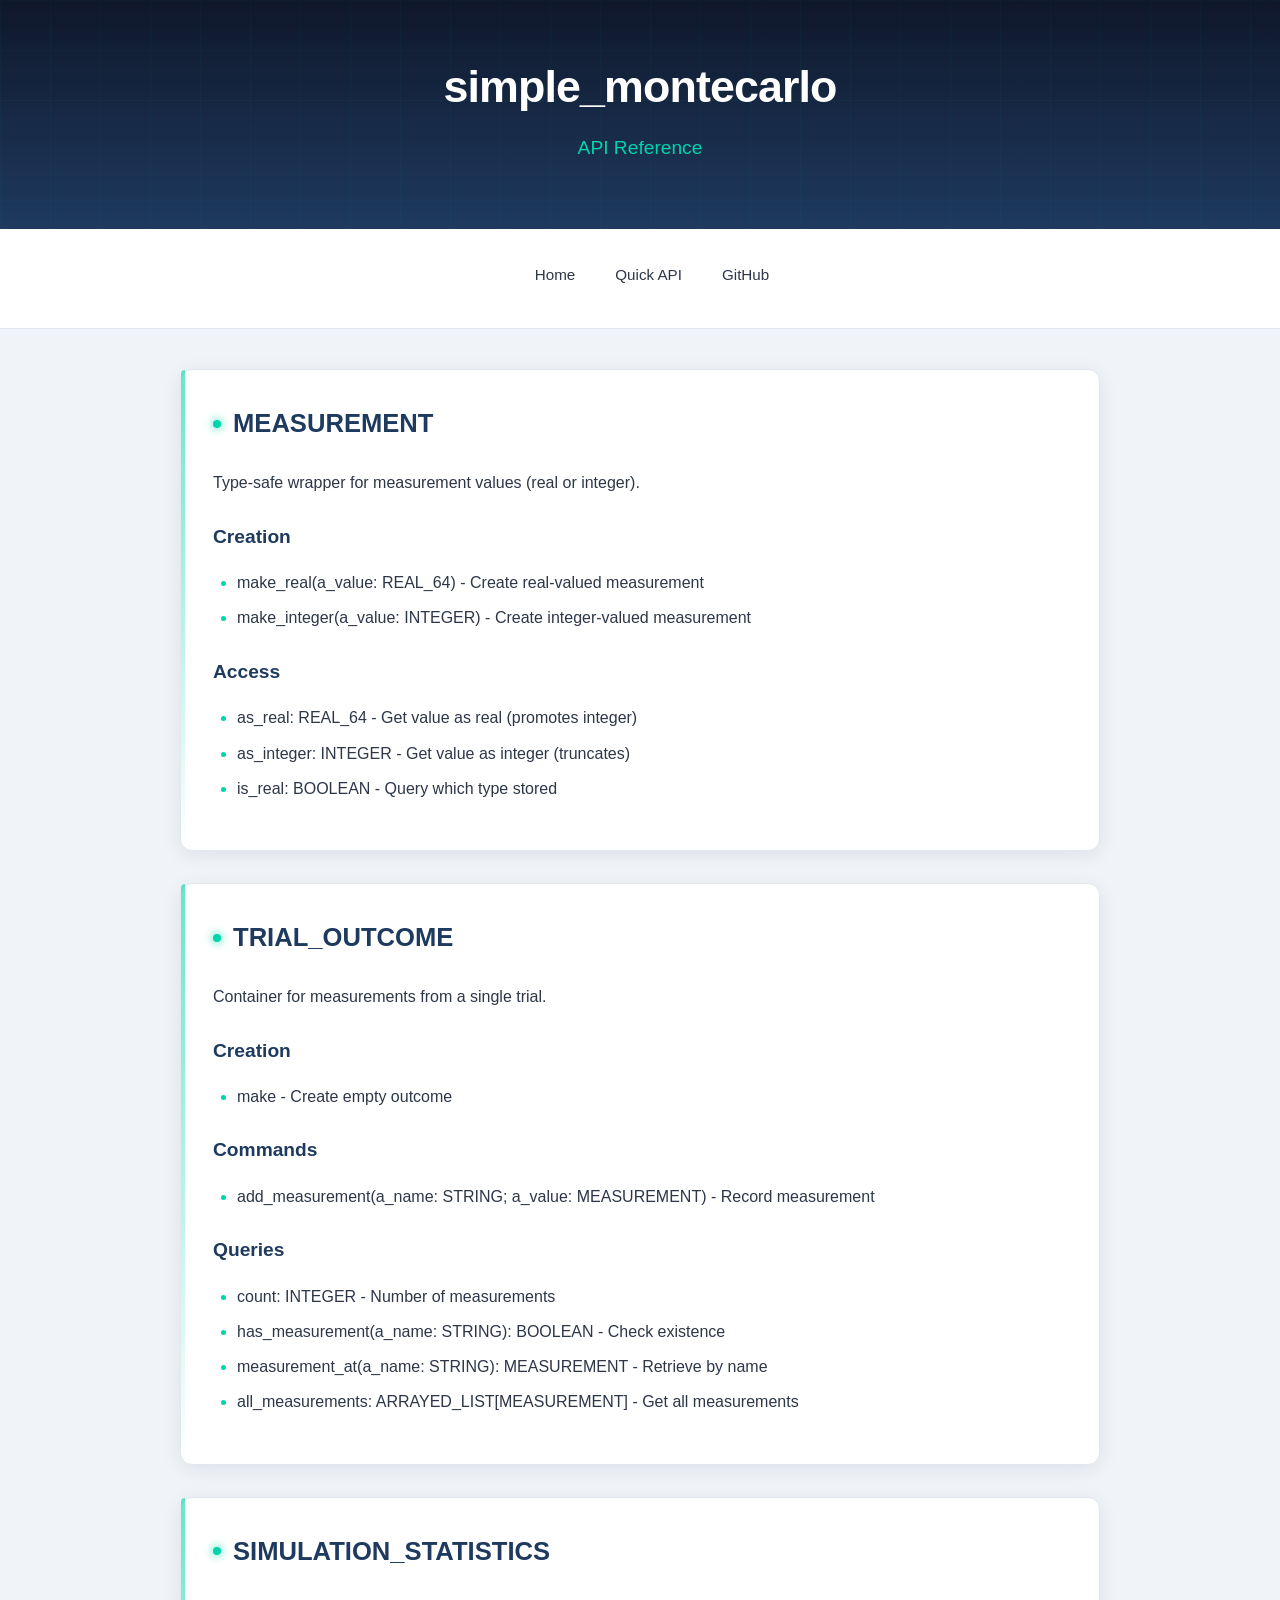
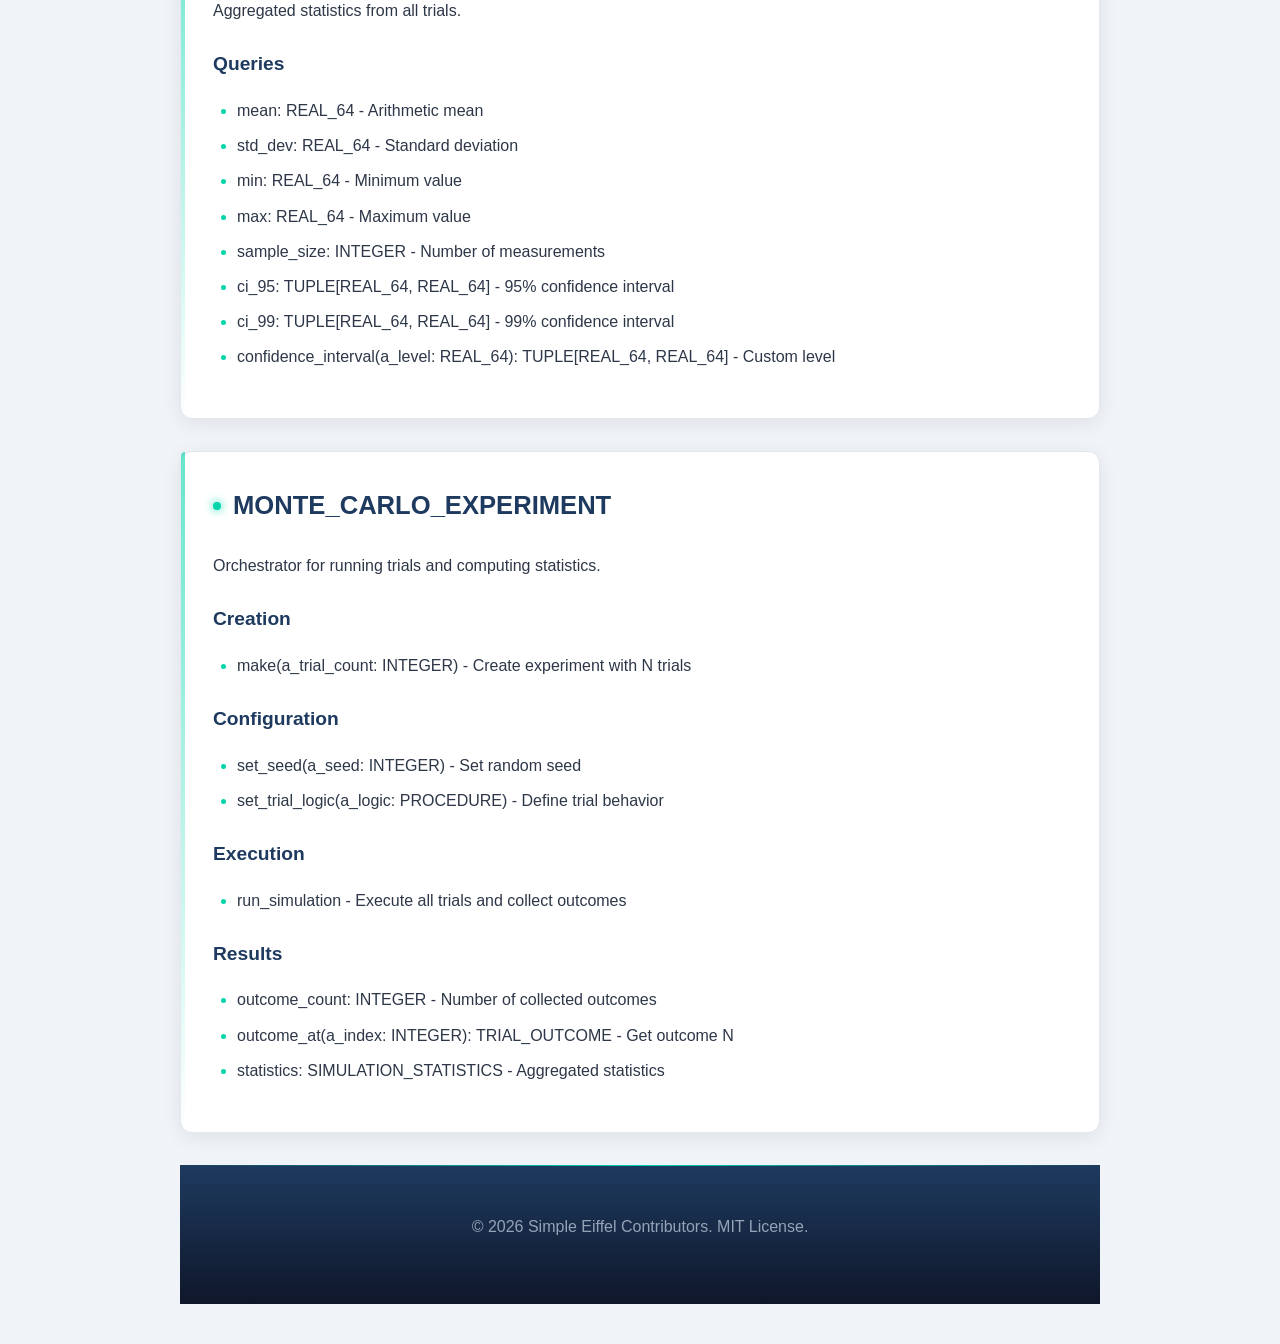
<file: docs/api-reference.html>
<!DOCTYPE html>
<html lang="en">
<head>
    <meta charset="UTF-8">
    <meta name="viewport" content="width=device-width, initial-scale=1.0">
    <title>API Reference - simple_montecarlo</title>
    <link rel="stylesheet" href="css/style.css">
</head>
<body>
    <header><h1>simple_montecarlo</h1><p class="tagline">API Reference</p></header>
    <nav><ul><li><a href="index.html">Home</a></li><li><a href="quick.html">Quick API</a></li><li><a href="https://github.com/simple-eiffel/simple_montecarlo">GitHub</a></li></ul></nav>
    <main>
        <section><h2>MEASUREMENT</h2>
            <p>Type-safe wrapper for measurement values (real or integer).</p>
            <h3>Creation</h3>
            <ul><li>make_real(a_value: REAL_64) - Create real-valued measurement</li>
            <li>make_integer(a_value: INTEGER) - Create integer-valued measurement</li></ul>
            <h3>Access</h3>
            <ul><li>as_real: REAL_64 - Get value as real (promotes integer)</li>
            <li>as_integer: INTEGER - Get value as integer (truncates)</li>
            <li>is_real: BOOLEAN - Query which type stored</li></ul>
        </section>
        <section><h2>TRIAL_OUTCOME</h2>
            <p>Container for measurements from a single trial.</p>
            <h3>Creation</h3>
            <ul><li>make - Create empty outcome</li></ul>
            <h3>Commands</h3>
            <ul><li>add_measurement(a_name: STRING; a_value: MEASUREMENT) - Record measurement</li></ul>
            <h3>Queries</h3>
            <ul><li>count: INTEGER - Number of measurements</li>
            <li>has_measurement(a_name: STRING): BOOLEAN - Check existence</li>
            <li>measurement_at(a_name: STRING): MEASUREMENT - Retrieve by name</li>
            <li>all_measurements: ARRAYED_LIST[MEASUREMENT] - Get all measurements</li></ul>
        </section>
        <section><h2>SIMULATION_STATISTICS</h2>
            <p>Aggregated statistics from all trials.</p>
            <h3>Queries</h3>
            <ul><li>mean: REAL_64 - Arithmetic mean</li>
            <li>std_dev: REAL_64 - Standard deviation</li>
            <li>min: REAL_64 - Minimum value</li>
            <li>max: REAL_64 - Maximum value</li>
            <li>sample_size: INTEGER - Number of measurements</li>
            <li>ci_95: TUPLE[REAL_64, REAL_64] - 95% confidence interval</li>
            <li>ci_99: TUPLE[REAL_64, REAL_64] - 99% confidence interval</li>
            <li>confidence_interval(a_level: REAL_64): TUPLE[REAL_64, REAL_64] - Custom level</li></ul>
        </section>
        <section><h2>MONTE_CARLO_EXPERIMENT</h2>
            <p>Orchestrator for running trials and computing statistics.</p>
            <h3>Creation</h3>
            <ul><li>make(a_trial_count: INTEGER) - Create experiment with N trials</li></ul>
            <h3>Configuration</h3>
            <ul><li>set_seed(a_seed: INTEGER) - Set random seed</li>
            <li>set_trial_logic(a_logic: PROCEDURE) - Define trial behavior</li></ul>
            <h3>Execution</h3>
            <ul><li>run_simulation - Execute all trials and collect outcomes</li></ul>
            <h3>Results</h3>
            <ul><li>outcome_count: INTEGER - Number of collected outcomes</li>
            <li>outcome_at(a_index: INTEGER): TRIAL_OUTCOME - Get outcome N</li>
            <li>statistics: SIMULATION_STATISTICS - Aggregated statistics</li></ul>
        </section>
        <footer><p>&copy; 2026 Simple Eiffel Contributors. MIT License.</p></footer>
    </main>
</body>
</html>
</file>
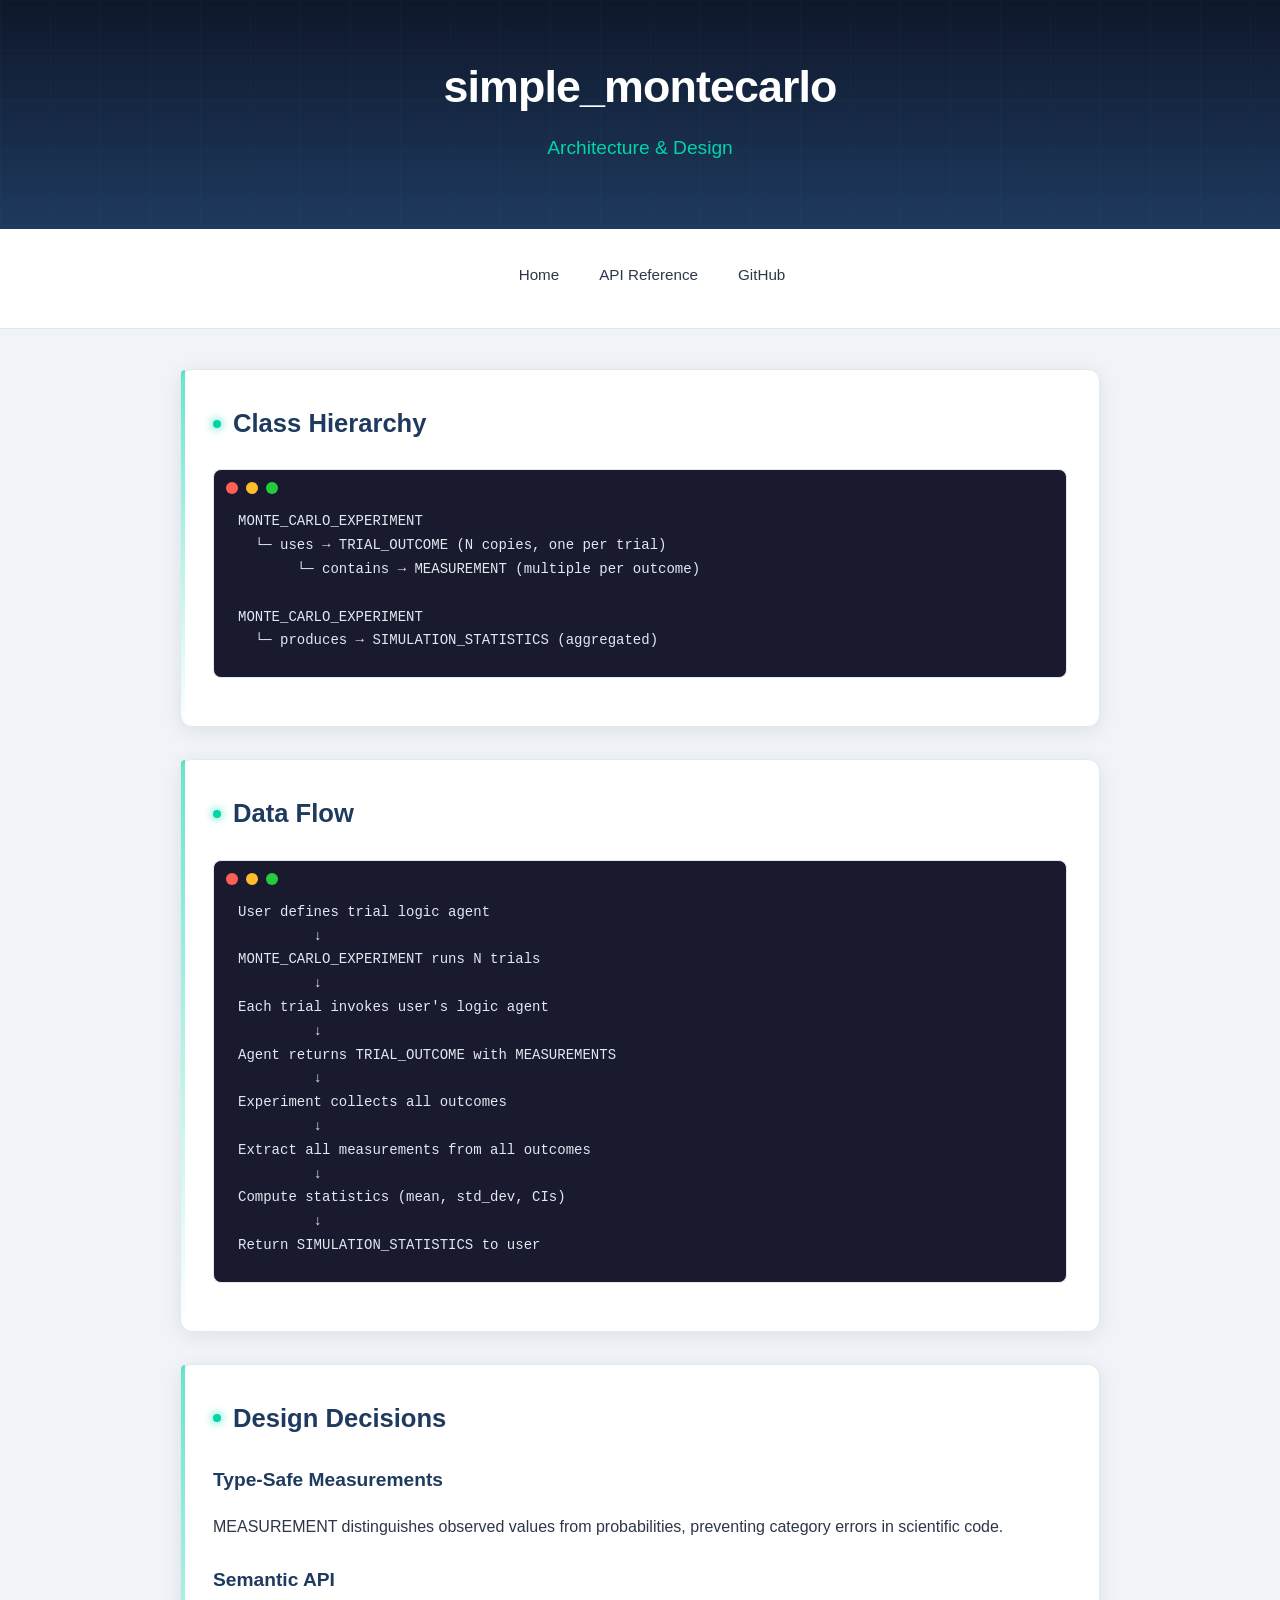
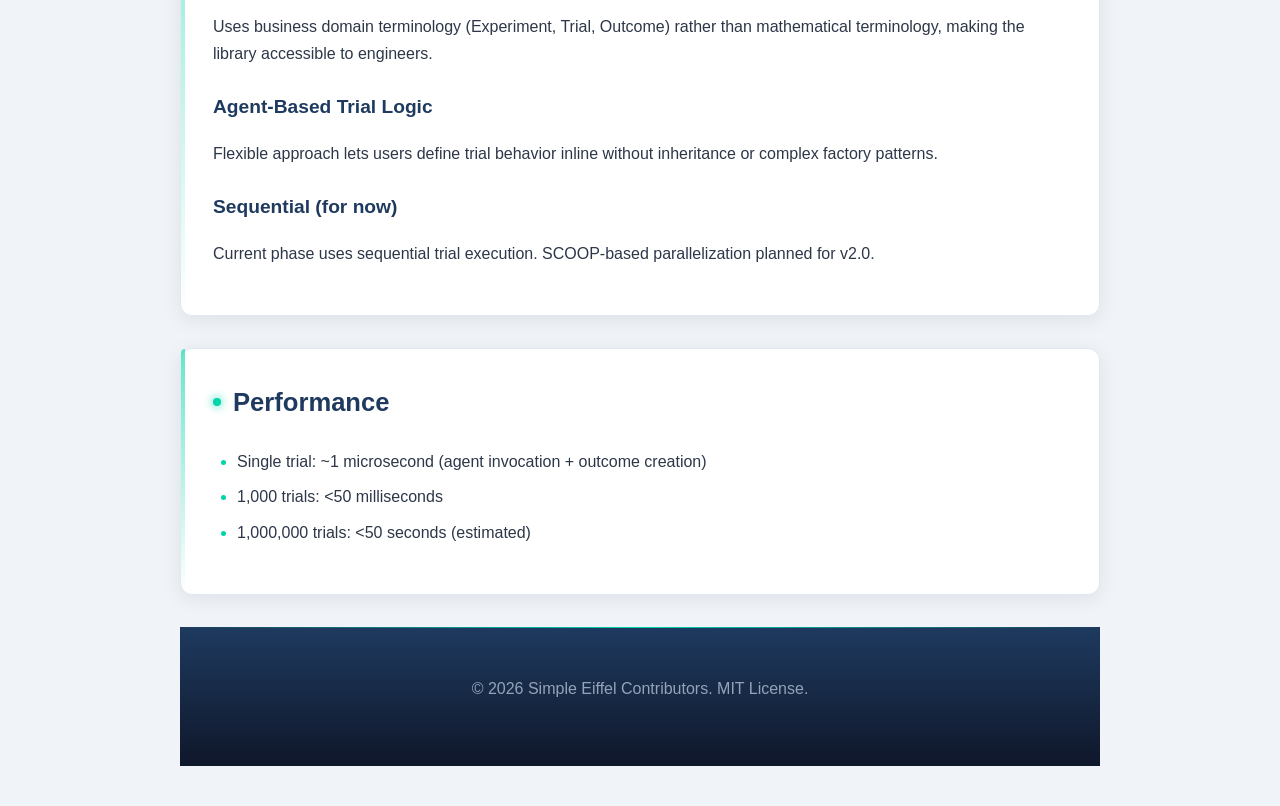
<file: docs/architecture.html>
<!DOCTYPE html>
<html lang="en">
<head>
    <meta charset="UTF-8">
    <meta name="viewport" content="width=device-width, initial-scale=1.0">
    <title>Architecture - simple_montecarlo</title>
    <link rel="stylesheet" href="css/style.css">
</head>
<body>
    <header><h1>simple_montecarlo</h1><p class="tagline">Architecture & Design</p></header>
    <nav><ul><li><a href="index.html">Home</a></li><li><a href="api-reference.html">API Reference</a></li><li><a href="https://github.com/simple-eiffel/simple_montecarlo">GitHub</a></li></ul></nav>
    <main>
        <section><h2>Class Hierarchy</h2>
            <pre><code>MONTE_CARLO_EXPERIMENT
  └─ uses → TRIAL_OUTCOME (N copies, one per trial)
       └─ contains → MEASUREMENT (multiple per outcome)
  
MONTE_CARLO_EXPERIMENT
  └─ produces → SIMULATION_STATISTICS (aggregated)</code></pre>
        </section>
        <section><h2>Data Flow</h2>
            <pre><code>User defines trial logic agent
         ↓
MONTE_CARLO_EXPERIMENT runs N trials
         ↓
Each trial invokes user's logic agent
         ↓
Agent returns TRIAL_OUTCOME with MEASUREMENTS
         ↓
Experiment collects all outcomes
         ↓
Extract all measurements from all outcomes
         ↓
Compute statistics (mean, std_dev, CIs)
         ↓
Return SIMULATION_STATISTICS to user</code></pre>
        </section>
        <section><h2>Design Decisions</h2>
            <h3>Type-Safe Measurements</h3>
            <p>MEASUREMENT distinguishes observed values from probabilities, preventing category errors in scientific code.</p>
            <h3>Semantic API</h3>
            <p>Uses business domain terminology (Experiment, Trial, Outcome) rather than mathematical terminology, making the library accessible to engineers.</p>
            <h3>Agent-Based Trial Logic</h3>
            <p>Flexible approach lets users define trial behavior inline without inheritance or complex factory patterns.</p>
            <h3>Sequential (for now)</h3>
            <p>Current phase uses sequential trial execution. SCOOP-based parallelization planned for v2.0.</p>
        </section>
        <section><h2>Performance</h2>
            <ul><li>Single trial: ~1 microsecond (agent invocation + outcome creation)</li>
            <li>1,000 trials: &lt;50 milliseconds</li>
            <li>1,000,000 trials: &lt;50 seconds (estimated)</li></ul>
        </section>
        <footer><p>&copy; 2026 Simple Eiffel Contributors. MIT License.</p></footer>
    </main>
</body>
</html>
</file>
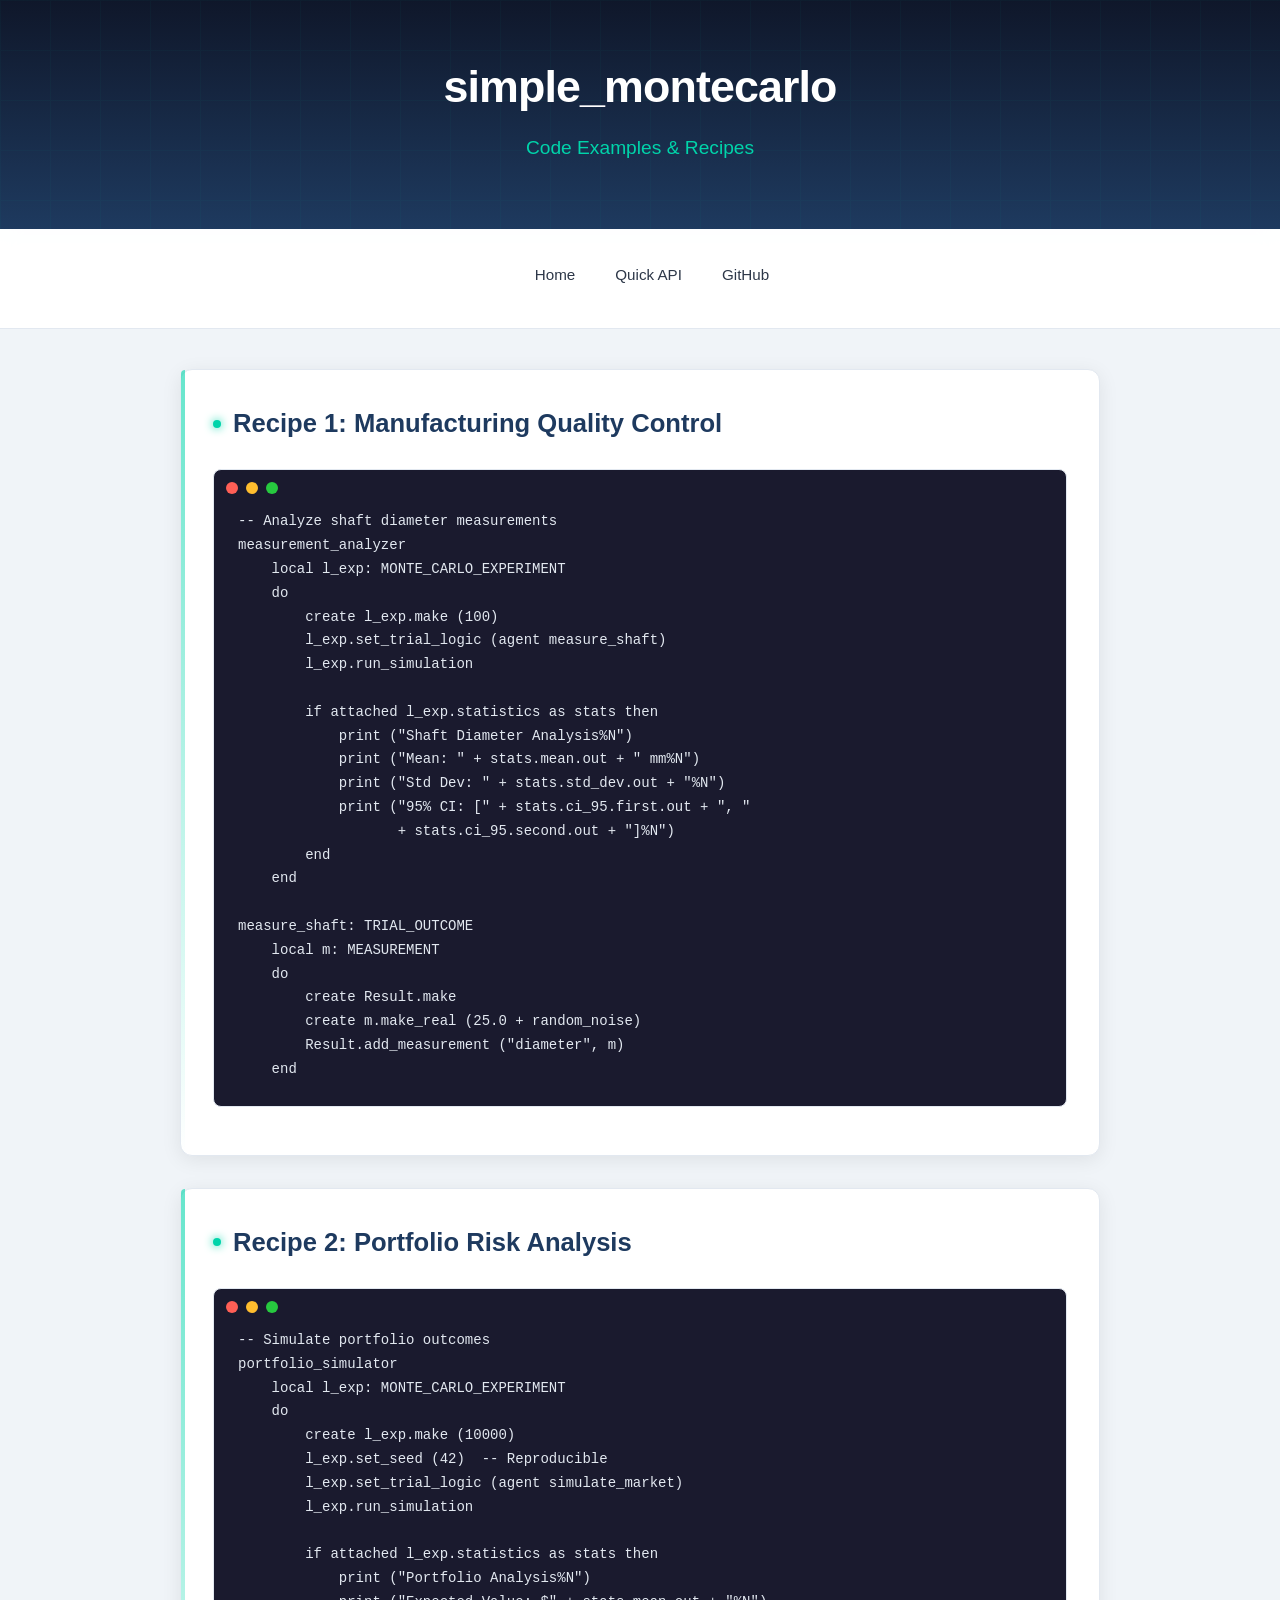
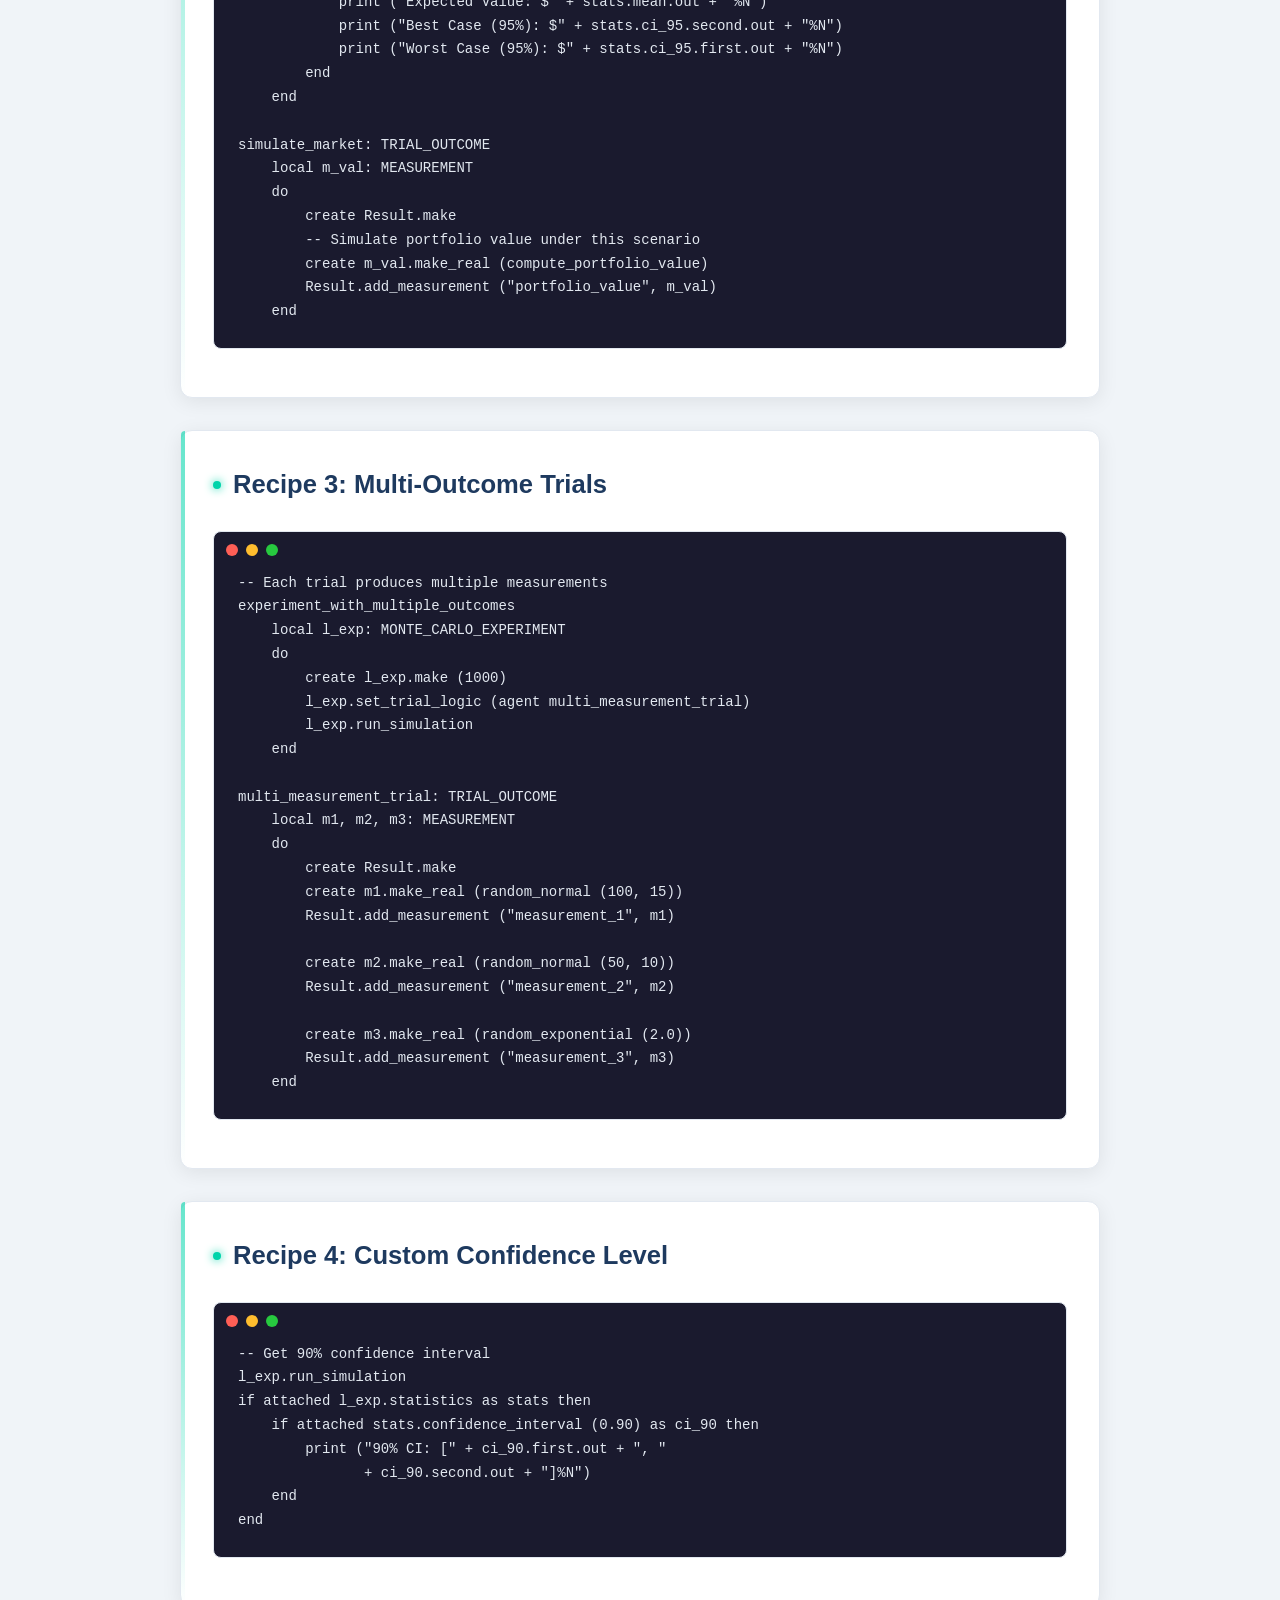
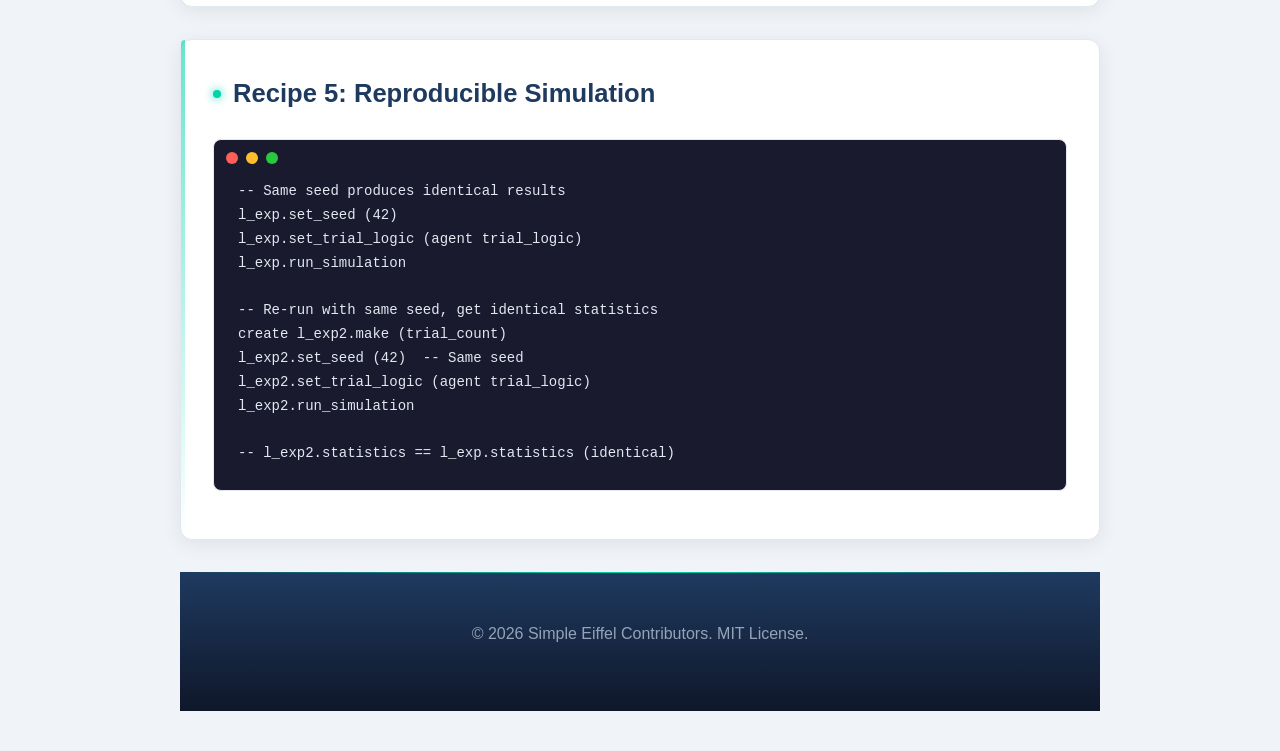
<file: docs/cookbook.html>
<!DOCTYPE html>
<html lang="en">
<head>
    <meta charset="UTF-8">
    <meta name="viewport" content="width=device-width, initial-scale=1.0">
    <title>Cookbook - simple_montecarlo</title>
    <link rel="stylesheet" href="css/style.css">
</head>
<body>
    <header><h1>simple_montecarlo</h1><p class="tagline">Code Examples & Recipes</p></header>
    <nav><ul><li><a href="index.html">Home</a></li><li><a href="quick.html">Quick API</a></li><li><a href="https://github.com/simple-eiffel/simple_montecarlo">GitHub</a></li></ul></nav>
    <main>
        <section><h2>Recipe 1: Manufacturing Quality Control</h2>
            <pre><code>-- Analyze shaft diameter measurements
measurement_analyzer
    local l_exp: MONTE_CARLO_EXPERIMENT
    do
        create l_exp.make (100)
        l_exp.set_trial_logic (agent measure_shaft)
        l_exp.run_simulation
        
        if attached l_exp.statistics as stats then
            print ("Shaft Diameter Analysis%N")
            print ("Mean: " + stats.mean.out + " mm%N")
            print ("Std Dev: " + stats.std_dev.out + "%N")
            print ("95% CI: [" + stats.ci_95.first.out + ", " 
                   + stats.ci_95.second.out + "]%N")
        end
    end

measure_shaft: TRIAL_OUTCOME
    local m: MEASUREMENT
    do
        create Result.make
        create m.make_real (25.0 + random_noise)
        Result.add_measurement ("diameter", m)
    end</code></pre>
        </section>
        <section><h2>Recipe 2: Portfolio Risk Analysis</h2>
            <pre><code>-- Simulate portfolio outcomes
portfolio_simulator
    local l_exp: MONTE_CARLO_EXPERIMENT
    do
        create l_exp.make (10000)
        l_exp.set_seed (42)  -- Reproducible
        l_exp.set_trial_logic (agent simulate_market)
        l_exp.run_simulation
        
        if attached l_exp.statistics as stats then
            print ("Portfolio Analysis%N")
            print ("Expected Value: $" + stats.mean.out + "%N")
            print ("Best Case (95%): $" + stats.ci_95.second.out + "%N")
            print ("Worst Case (95%): $" + stats.ci_95.first.out + "%N")
        end
    end

simulate_market: TRIAL_OUTCOME
    local m_val: MEASUREMENT
    do
        create Result.make
        -- Simulate portfolio value under this scenario
        create m_val.make_real (compute_portfolio_value)
        Result.add_measurement ("portfolio_value", m_val)
    end</code></pre>
        </section>
        <section><h2>Recipe 3: Multi-Outcome Trials</h2>
            <pre><code>-- Each trial produces multiple measurements
experiment_with_multiple_outcomes
    local l_exp: MONTE_CARLO_EXPERIMENT
    do
        create l_exp.make (1000)
        l_exp.set_trial_logic (agent multi_measurement_trial)
        l_exp.run_simulation
    end

multi_measurement_trial: TRIAL_OUTCOME
    local m1, m2, m3: MEASUREMENT
    do
        create Result.make
        create m1.make_real (random_normal (100, 15))
        Result.add_measurement ("measurement_1", m1)
        
        create m2.make_real (random_normal (50, 10))
        Result.add_measurement ("measurement_2", m2)
        
        create m3.make_real (random_exponential (2.0))
        Result.add_measurement ("measurement_3", m3)
    end</code></pre>
        </section>
        <section><h2>Recipe 4: Custom Confidence Level</h2>
            <pre><code>-- Get 90% confidence interval
l_exp.run_simulation
if attached l_exp.statistics as stats then
    if attached stats.confidence_interval (0.90) as ci_90 then
        print ("90% CI: [" + ci_90.first.out + ", " 
               + ci_90.second.out + "]%N")
    end
end</code></pre>
        </section>
        <section><h2>Recipe 5: Reproducible Simulation</h2>
            <pre><code>-- Same seed produces identical results
l_exp.set_seed (42)
l_exp.set_trial_logic (agent trial_logic)
l_exp.run_simulation

-- Re-run with same seed, get identical statistics
create l_exp2.make (trial_count)
l_exp2.set_seed (42)  -- Same seed
l_exp2.set_trial_logic (agent trial_logic)
l_exp2.run_simulation

-- l_exp2.statistics == l_exp.statistics (identical)</code></pre>
        </section>
        <footer><p>&copy; 2026 Simple Eiffel Contributors. MIT License.</p></footer>
    </main>
</body>
</html>
</file>
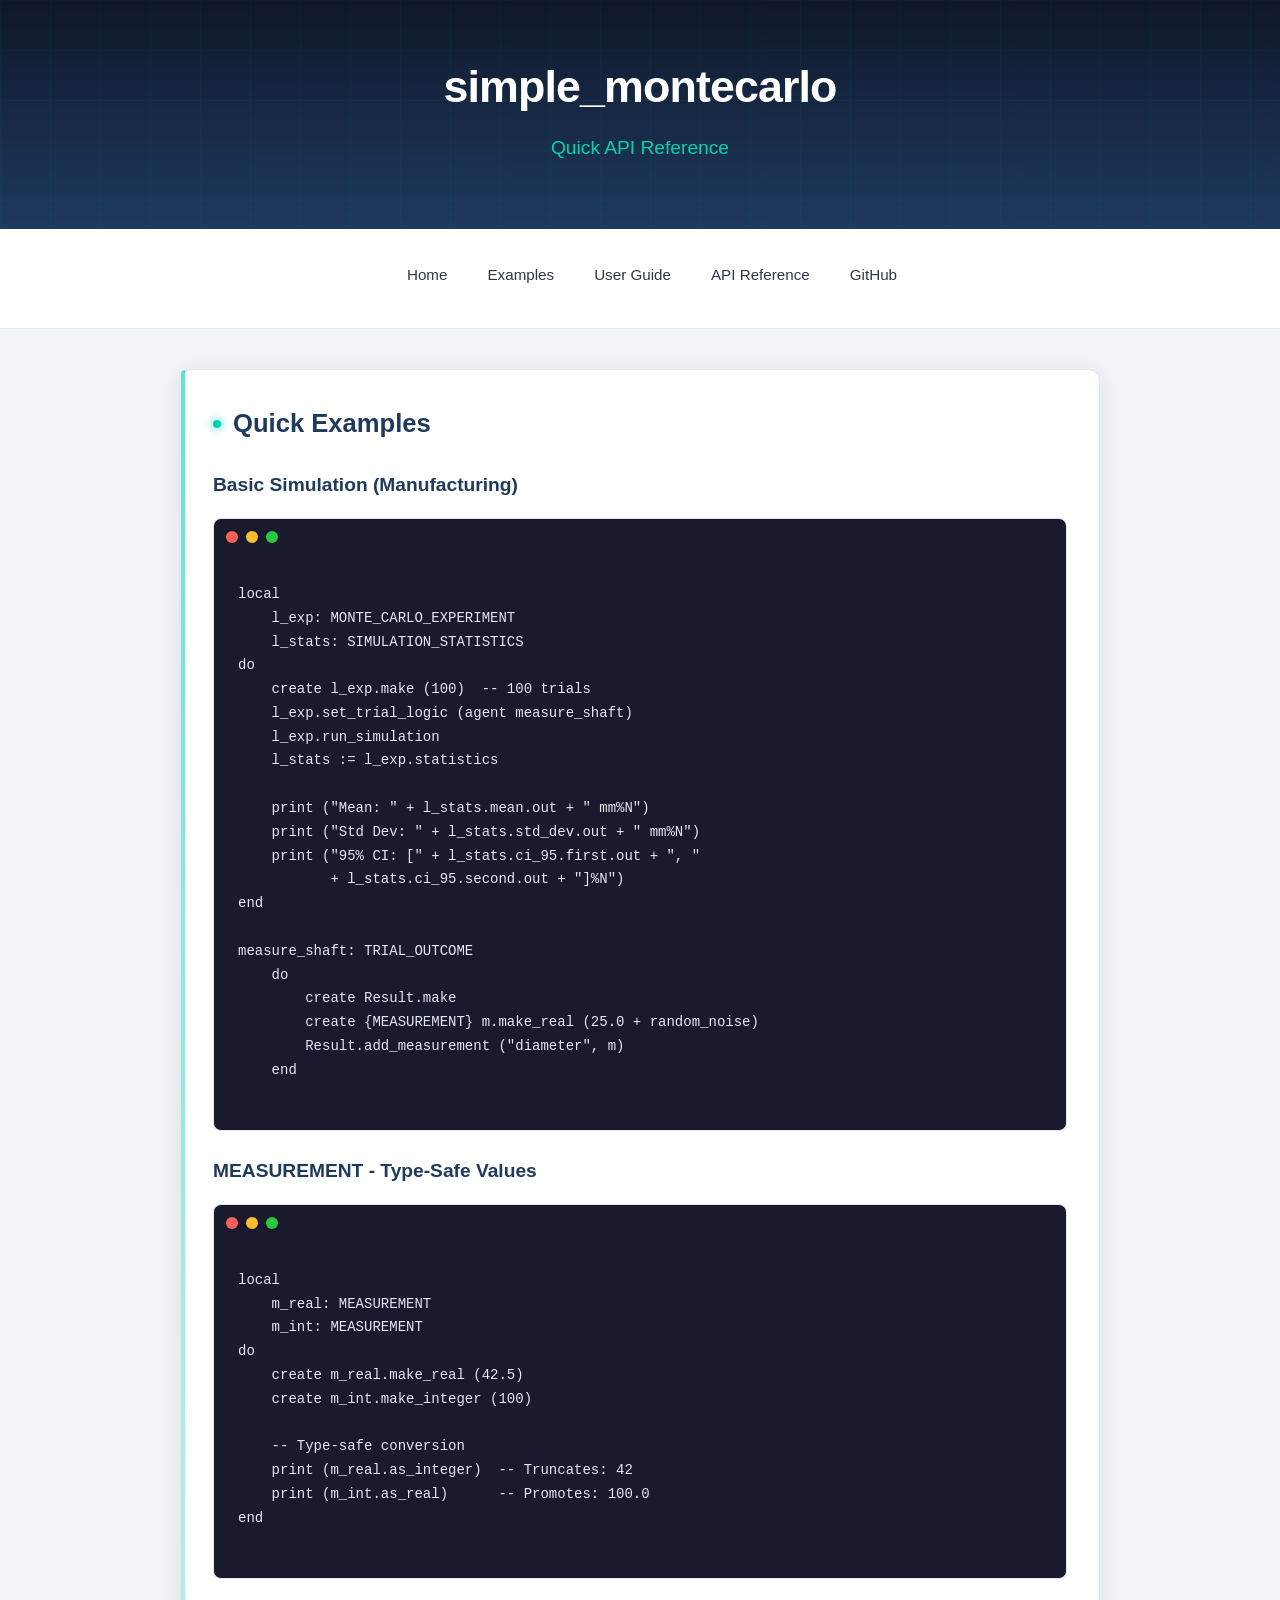
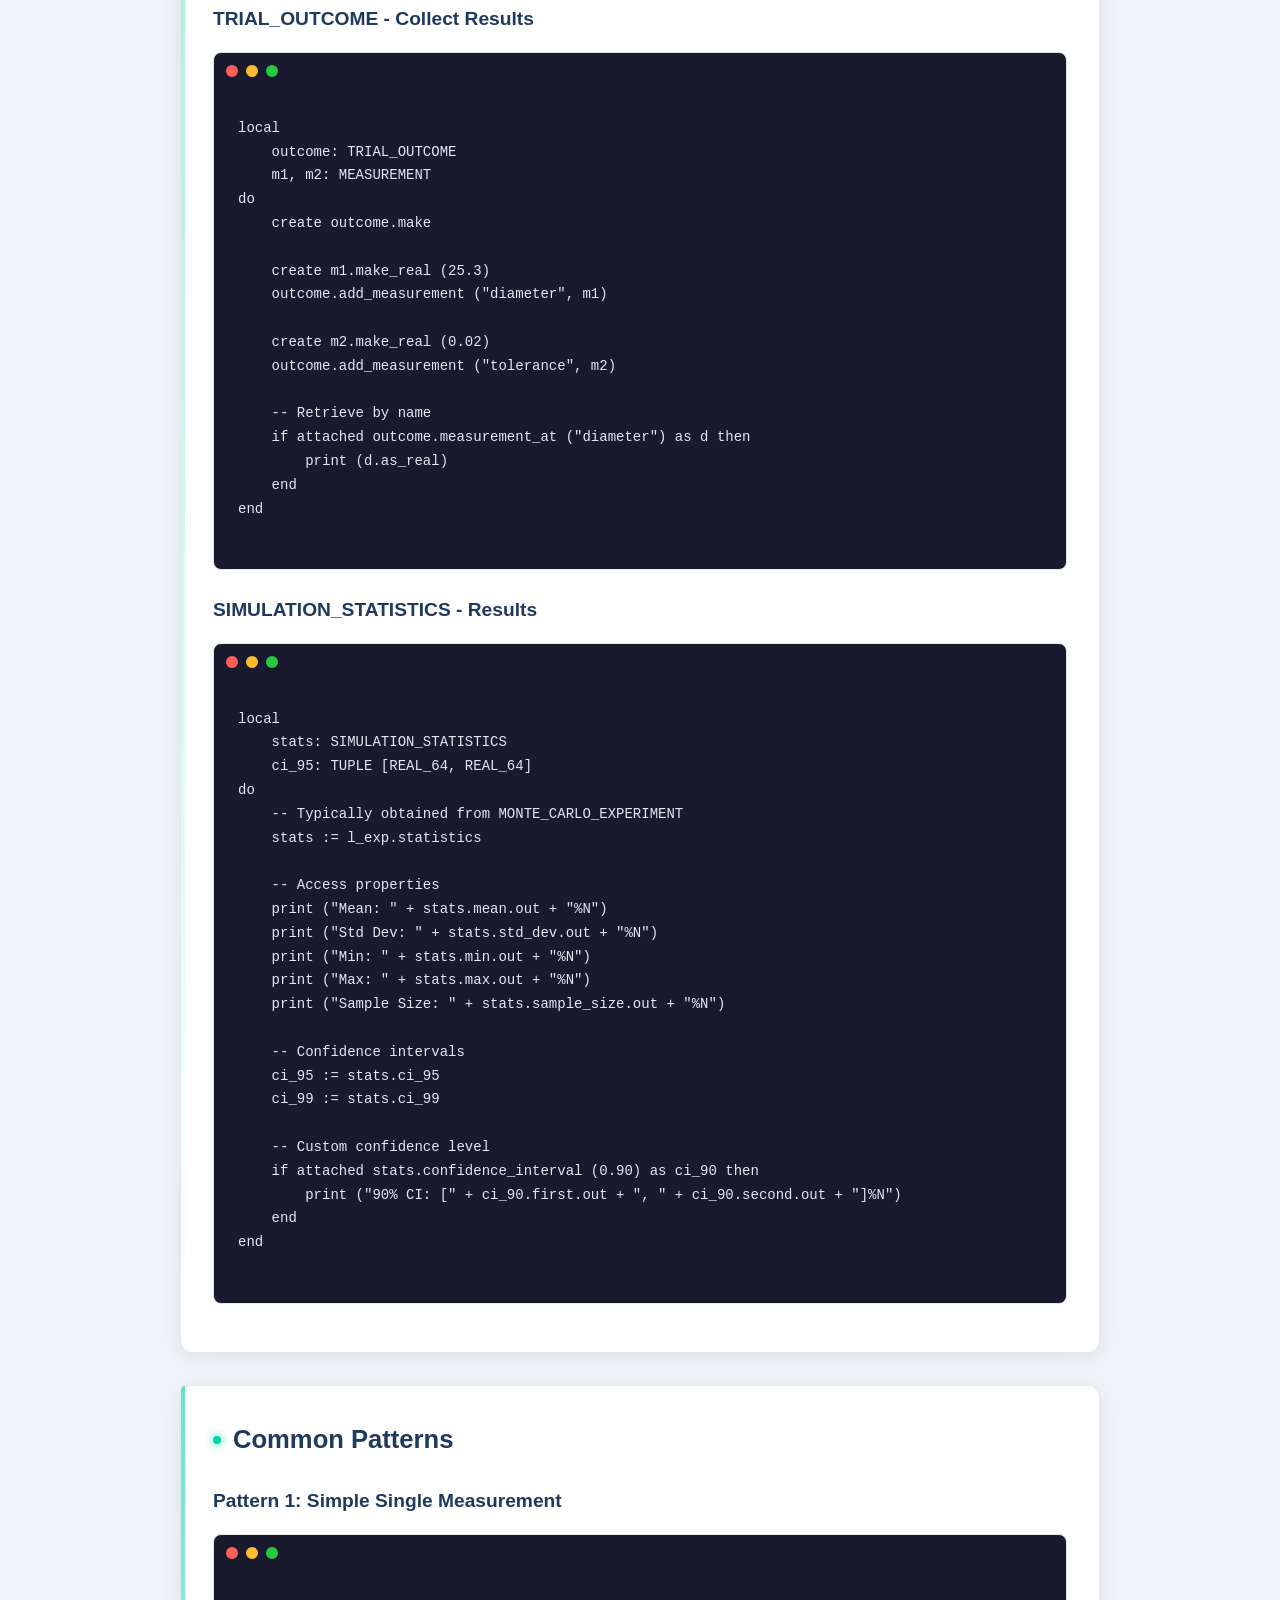
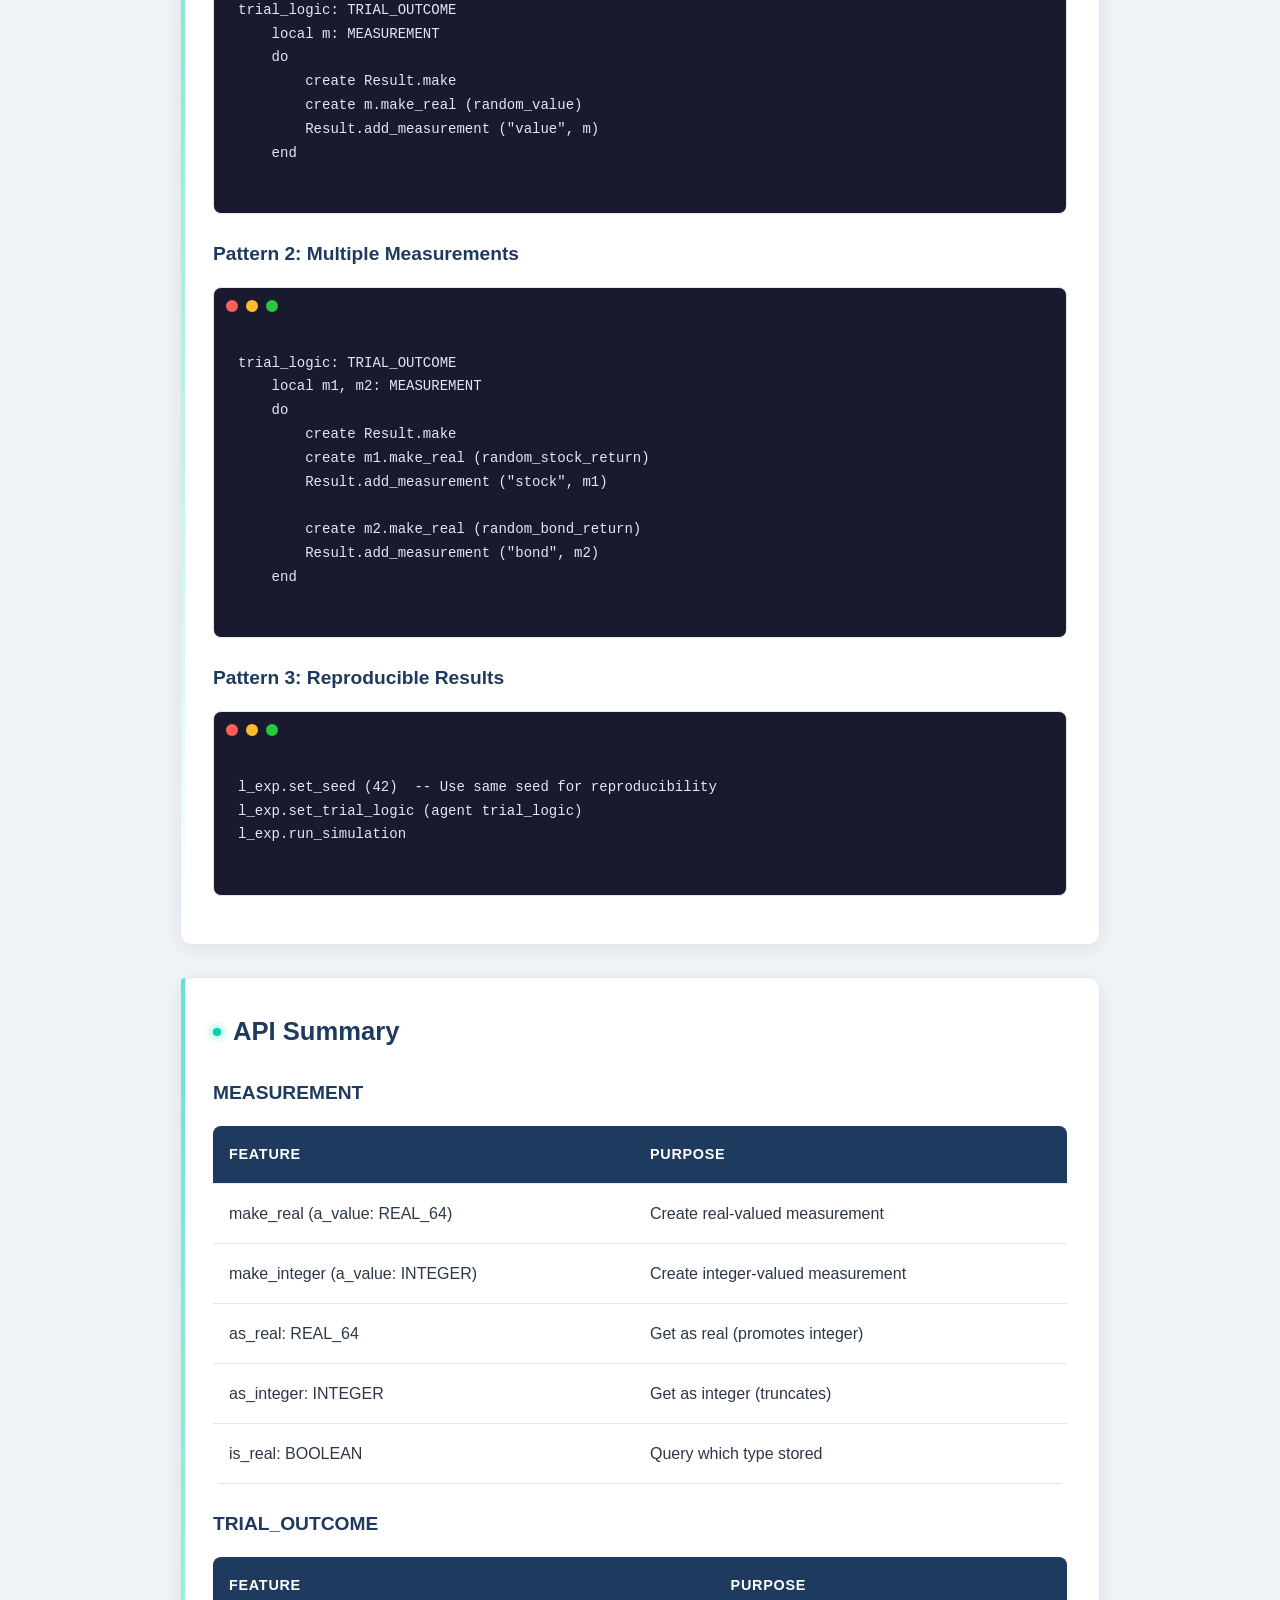
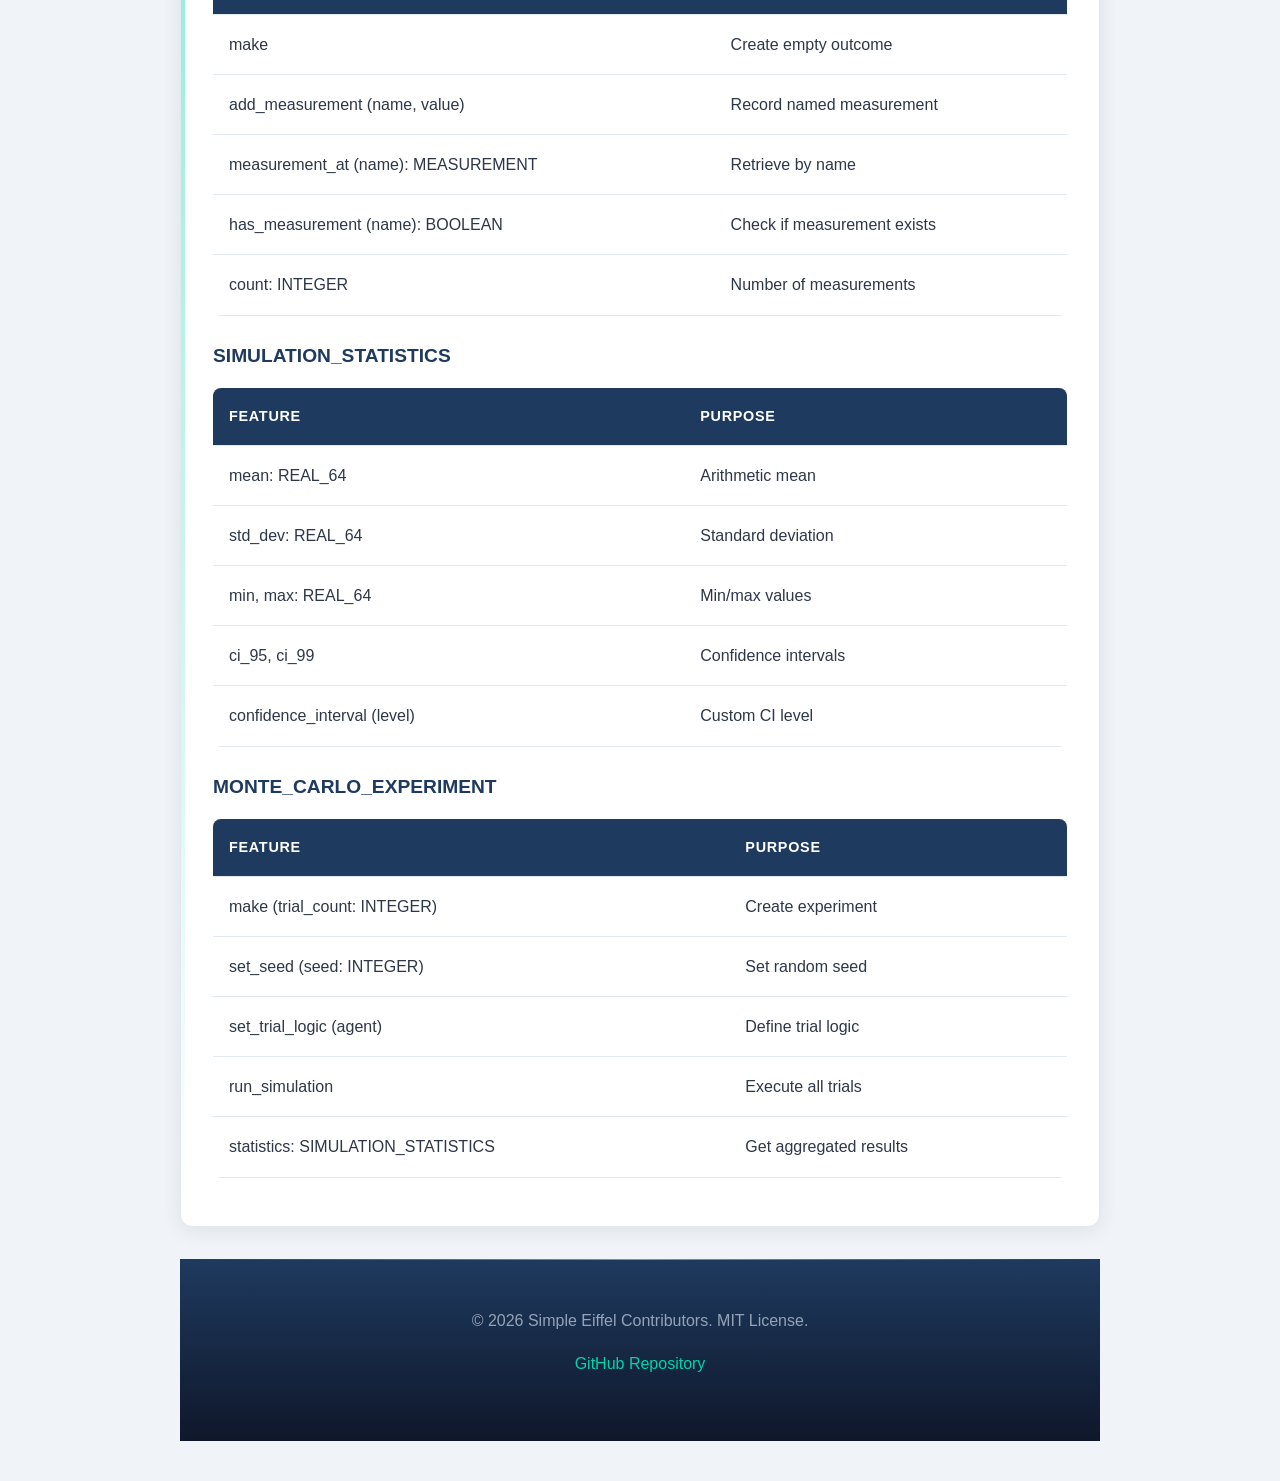
<file: docs/quick.html>
<!DOCTYPE html>
<html lang="en">
<head>
    <meta charset="UTF-8">
    <meta name="viewport" content="width=device-width, initial-scale=1.0">
    <title>Quick API - simple_montecarlo</title>
    <link rel="stylesheet" href="css/style.css">
</head>
<body>
    <header>
        <h1>simple_montecarlo</h1>
        <p class="tagline">Quick API Reference</p>
    </header>

    <nav>
        <ul>
            <li><a href="index.html">Home</a></li>
            <li><a href="#quick-examples">Examples</a></li>
            <li><a href="user-guide.html">User Guide</a></li>
            <li><a href="api-reference.html">API Reference</a></li>
            <li><a href="https://github.com/simple-eiffel/simple_montecarlo">GitHub</a></li>
        </ul>
    </nav>

    <main>
        <section id="quick-examples">
            <h2>Quick Examples</h2>

            <h3>Basic Simulation (Manufacturing)</h3>
            <pre><code>
local
    l_exp: MONTE_CARLO_EXPERIMENT
    l_stats: SIMULATION_STATISTICS
do
    create l_exp.make (100)  -- 100 trials
    l_exp.set_trial_logic (agent measure_shaft)
    l_exp.run_simulation
    l_stats := l_exp.statistics

    print ("Mean: " + l_stats.mean.out + " mm%N")
    print ("Std Dev: " + l_stats.std_dev.out + " mm%N")
    print ("95% CI: [" + l_stats.ci_95.first.out + ", "
           + l_stats.ci_95.second.out + "]%N")
end

measure_shaft: TRIAL_OUTCOME
    do
        create Result.make
        create {MEASUREMENT} m.make_real (25.0 + random_noise)
        Result.add_measurement ("diameter", m)
    end
            </code></pre>

            <h3>MEASUREMENT - Type-Safe Values</h3>
            <pre><code>
local
    m_real: MEASUREMENT
    m_int: MEASUREMENT
do
    create m_real.make_real (42.5)
    create m_int.make_integer (100)

    -- Type-safe conversion
    print (m_real.as_integer)  -- Truncates: 42
    print (m_int.as_real)      -- Promotes: 100.0
end
            </code></pre>

            <h3>TRIAL_OUTCOME - Collect Results</h3>
            <pre><code>
local
    outcome: TRIAL_OUTCOME
    m1, m2: MEASUREMENT
do
    create outcome.make

    create m1.make_real (25.3)
    outcome.add_measurement ("diameter", m1)

    create m2.make_real (0.02)
    outcome.add_measurement ("tolerance", m2)

    -- Retrieve by name
    if attached outcome.measurement_at ("diameter") as d then
        print (d.as_real)
    end
end
            </code></pre>

            <h3>SIMULATION_STATISTICS - Results</h3>
            <pre><code>
local
    stats: SIMULATION_STATISTICS
    ci_95: TUPLE [REAL_64, REAL_64]
do
    -- Typically obtained from MONTE_CARLO_EXPERIMENT
    stats := l_exp.statistics

    -- Access properties
    print ("Mean: " + stats.mean.out + "%N")
    print ("Std Dev: " + stats.std_dev.out + "%N")
    print ("Min: " + stats.min.out + "%N")
    print ("Max: " + stats.max.out + "%N")
    print ("Sample Size: " + stats.sample_size.out + "%N")

    -- Confidence intervals
    ci_95 := stats.ci_95
    ci_99 := stats.ci_99

    -- Custom confidence level
    if attached stats.confidence_interval (0.90) as ci_90 then
        print ("90% CI: [" + ci_90.first.out + ", " + ci_90.second.out + "]%N")
    end
end
            </code></pre>
        </section>

        <section id="common-patterns">
            <h2>Common Patterns</h2>

            <h3>Pattern 1: Simple Single Measurement</h3>
            <pre><code>
trial_logic: TRIAL_OUTCOME
    local m: MEASUREMENT
    do
        create Result.make
        create m.make_real (random_value)
        Result.add_measurement ("value", m)
    end
            </code></pre>

            <h3>Pattern 2: Multiple Measurements</h3>
            <pre><code>
trial_logic: TRIAL_OUTCOME
    local m1, m2: MEASUREMENT
    do
        create Result.make
        create m1.make_real (random_stock_return)
        Result.add_measurement ("stock", m1)

        create m2.make_real (random_bond_return)
        Result.add_measurement ("bond", m2)
    end
            </code></pre>

            <h3>Pattern 3: Reproducible Results</h3>
            <pre><code>
l_exp.set_seed (42)  -- Use same seed for reproducibility
l_exp.set_trial_logic (agent trial_logic)
l_exp.run_simulation
            </code></pre>
        </section>

        <section id="api-summary">
            <h2>API Summary</h2>

            <h3>MEASUREMENT</h3>
            <table>
                <tr>
                    <th>Feature</th>
                    <th>Purpose</th>
                </tr>
                <tr>
                    <td>make_real (a_value: REAL_64)</td>
                    <td>Create real-valued measurement</td>
                </tr>
                <tr>
                    <td>make_integer (a_value: INTEGER)</td>
                    <td>Create integer-valued measurement</td>
                </tr>
                <tr>
                    <td>as_real: REAL_64</td>
                    <td>Get as real (promotes integer)</td>
                </tr>
                <tr>
                    <td>as_integer: INTEGER</td>
                    <td>Get as integer (truncates)</td>
                </tr>
                <tr>
                    <td>is_real: BOOLEAN</td>
                    <td>Query which type stored</td>
                </tr>
            </table>

            <h3>TRIAL_OUTCOME</h3>
            <table>
                <tr>
                    <th>Feature</th>
                    <th>Purpose</th>
                </tr>
                <tr>
                    <td>make</td>
                    <td>Create empty outcome</td>
                </tr>
                <tr>
                    <td>add_measurement (name, value)</td>
                    <td>Record named measurement</td>
                </tr>
                <tr>
                    <td>measurement_at (name): MEASUREMENT</td>
                    <td>Retrieve by name</td>
                </tr>
                <tr>
                    <td>has_measurement (name): BOOLEAN</td>
                    <td>Check if measurement exists</td>
                </tr>
                <tr>
                    <td>count: INTEGER</td>
                    <td>Number of measurements</td>
                </tr>
            </table>

            <h3>SIMULATION_STATISTICS</h3>
            <table>
                <tr>
                    <th>Feature</th>
                    <th>Purpose</th>
                </tr>
                <tr>
                    <td>mean: REAL_64</td>
                    <td>Arithmetic mean</td>
                </tr>
                <tr>
                    <td>std_dev: REAL_64</td>
                    <td>Standard deviation</td>
                </tr>
                <tr>
                    <td>min, max: REAL_64</td>
                    <td>Min/max values</td>
                </tr>
                <tr>
                    <td>ci_95, ci_99</td>
                    <td>Confidence intervals</td>
                </tr>
                <tr>
                    <td>confidence_interval (level)</td>
                    <td>Custom CI level</td>
                </tr>
            </table>

            <h3>MONTE_CARLO_EXPERIMENT</h3>
            <table>
                <tr>
                    <th>Feature</th>
                    <th>Purpose</th>
                </tr>
                <tr>
                    <td>make (trial_count: INTEGER)</td>
                    <td>Create experiment</td>
                </tr>
                <tr>
                    <td>set_seed (seed: INTEGER)</td>
                    <td>Set random seed</td>
                </tr>
                <tr>
                    <td>set_trial_logic (agent)</td>
                    <td>Define trial logic</td>
                </tr>
                <tr>
                    <td>run_simulation</td>
                    <td>Execute all trials</td>
                </tr>
                <tr>
                    <td>statistics: SIMULATION_STATISTICS</td>
                    <td>Get aggregated results</td>
                </tr>
            </table>
        </section>

        <footer>
            <p>&copy; 2026 Simple Eiffel Contributors. MIT License.</p>
            <p><a href="https://github.com/simple-eiffel/simple_montecarlo">GitHub Repository</a></p>
        </footer>
    </main>
</body>
</html>
</file>
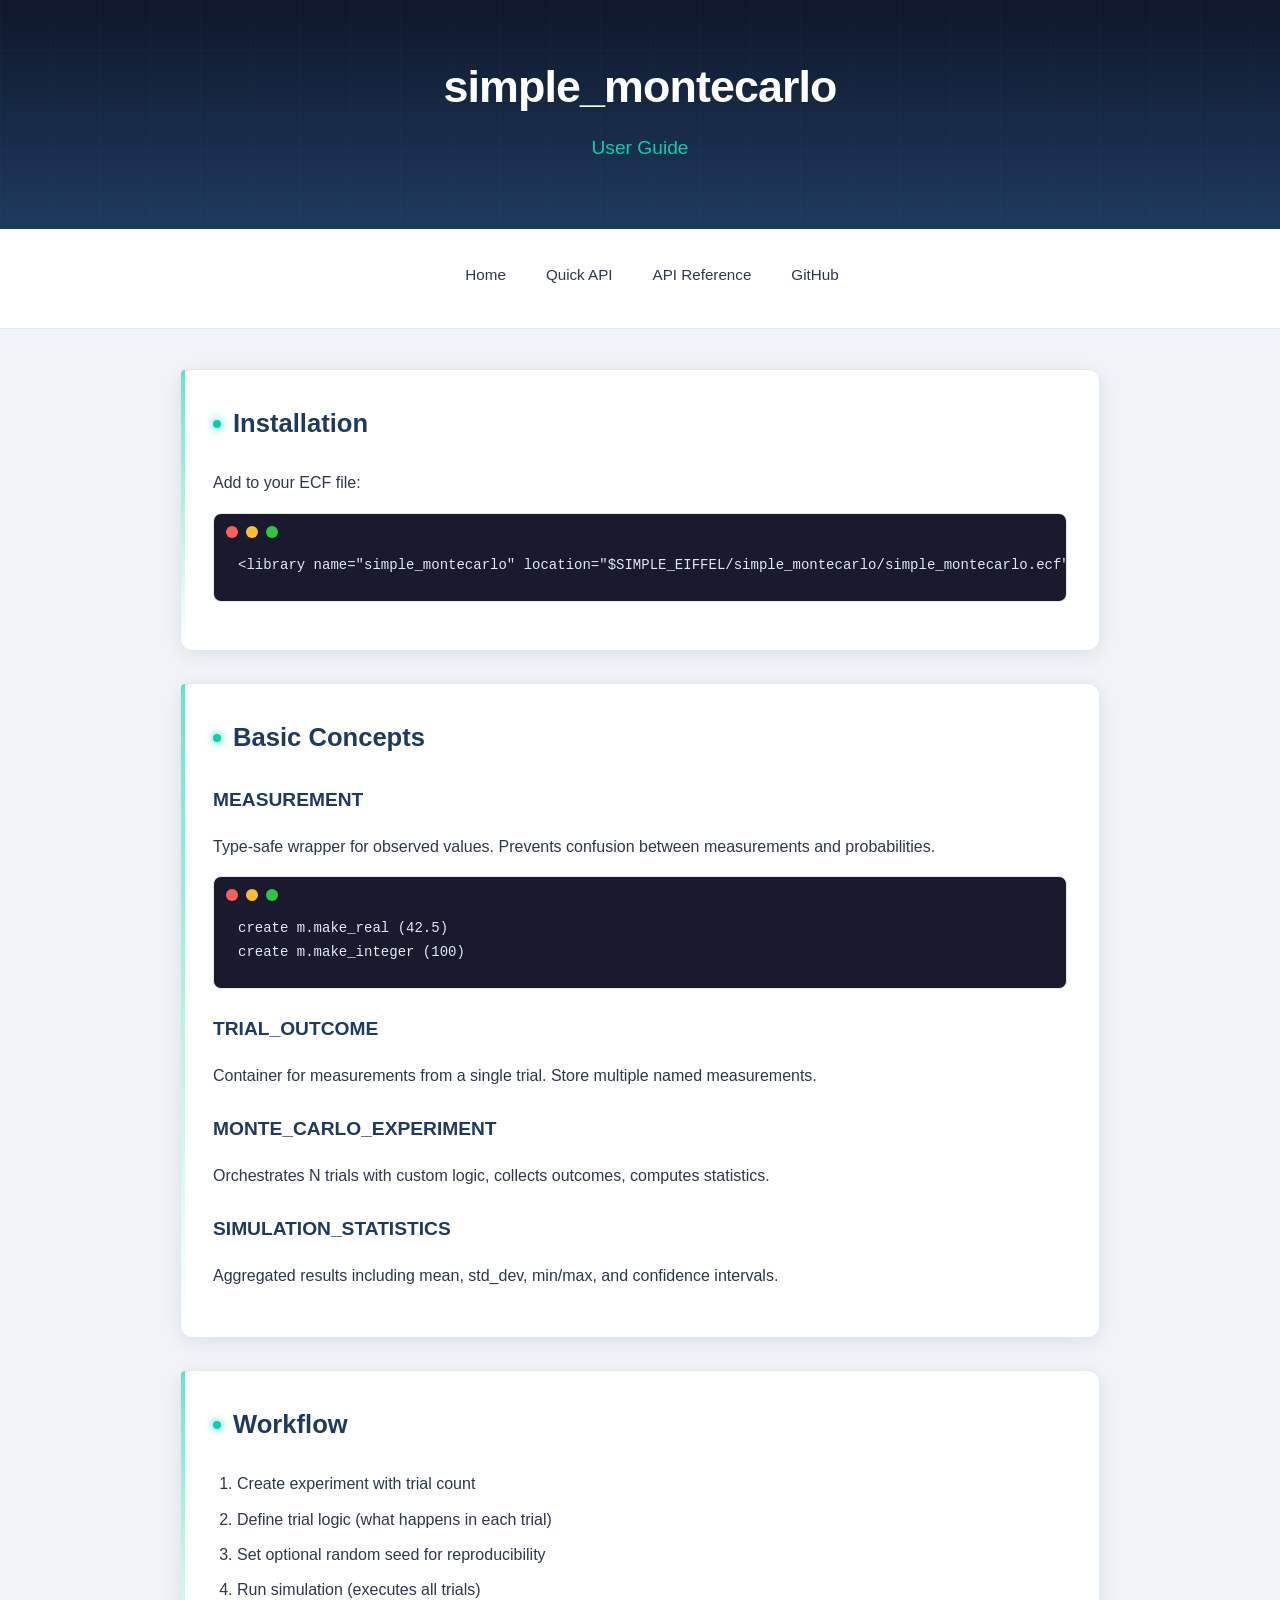
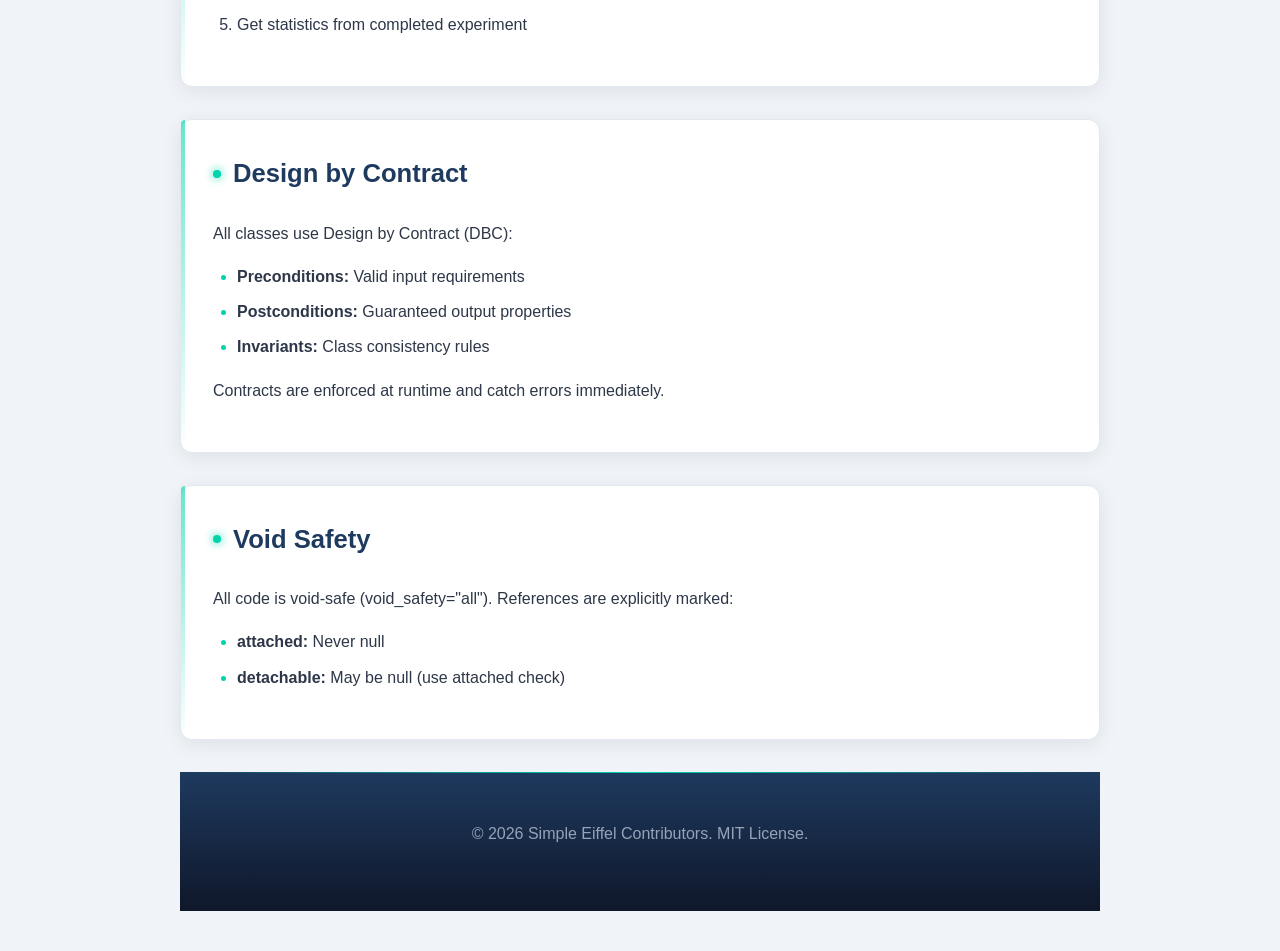
<file: docs/user-guide.html>
<!DOCTYPE html>
<html lang="en">
<head>
    <meta charset="UTF-8">
    <meta name="viewport" content="width=device-width, initial-scale=1.0">
    <title>User Guide - simple_montecarlo</title>
    <link rel="stylesheet" href="css/style.css">
</head>
<body>
    <header>
        <h1>simple_montecarlo</h1>
        <p class="tagline">User Guide</p>
    </header>
    <nav>
        <ul>
            <li><a href="index.html">Home</a></li>
            <li><a href="quick.html">Quick API</a></li>
            <li><a href="api-reference.html">API Reference</a></li>
            <li><a href="https://github.com/simple-eiffel/simple_montecarlo">GitHub</a></li>
        </ul>
    </nav>
    <main>
        <section>
            <h2>Installation</h2>
            <p>Add to your ECF file:</p>
            <pre><code>&lt;library name="simple_montecarlo" location="$SIMPLE_EIFFEL/simple_montecarlo/simple_montecarlo.ecf"/&gt;</code></pre>
        </section>
        <section>
            <h2>Basic Concepts</h2>
            <h3>MEASUREMENT</h3>
            <p>Type-safe wrapper for observed values. Prevents confusion between measurements and probabilities.</p>
            <pre><code>create m.make_real (42.5)
create m.make_integer (100)</code></pre>
            <h3>TRIAL_OUTCOME</h3>
            <p>Container for measurements from a single trial. Store multiple named measurements.</p>
            <h3>MONTE_CARLO_EXPERIMENT</h3>
            <p>Orchestrates N trials with custom logic, collects outcomes, computes statistics.</p>
            <h3>SIMULATION_STATISTICS</h3>
            <p>Aggregated results including mean, std_dev, min/max, and confidence intervals.</p>
        </section>
        <section>
            <h2>Workflow</h2>
            <ol>
                <li>Create experiment with trial count</li>
                <li>Define trial logic (what happens in each trial)</li>
                <li>Set optional random seed for reproducibility</li>
                <li>Run simulation (executes all trials)</li>
                <li>Get statistics from completed experiment</li>
            </ol>
        </section>
        <section>
            <h2>Design by Contract</h2>
            <p>All classes use Design by Contract (DBC):</p>
            <ul>
                <li><strong>Preconditions:</strong> Valid input requirements</li>
                <li><strong>Postconditions:</strong> Guaranteed output properties</li>
                <li><strong>Invariants:</strong> Class consistency rules</li>
            </ul>
            <p>Contracts are enforced at runtime and catch errors immediately.</p>
        </section>
        <section>
            <h2>Void Safety</h2>
            <p>All code is void-safe (void_safety="all"). References are explicitly marked:</p>
            <ul>
                <li><strong>attached:</strong> Never null</li>
                <li><strong>detachable:</strong> May be null (use attached check)</li>
            </ul>
        </section>
        <footer>
            <p>&copy; 2026 Simple Eiffel Contributors. MIT License.</p>
        </footer>
    </main>
</body>
</html>
</file>
<file: docs/css/style.css>
/* simple_* Documentation Stylesheet */
/* Design inspired by Eiffel Tower + Circuit Board Logo */
/* Supports light and dark mode with tech-forward aesthetic */
/* v2025-01-27: Dark blue gradient matching simple_json branding */

:root {
    /* Light Mode - Clean tech look */
    --primary-color: #1e3a5f;          /* Deep blue - like the tower structure */
    --secondary-color: #00d4aa;        /* Electric teal - circuit glow */
    --accent-color: #ff6b6b;           /* Signal red */
    --background-color: #f0f4f8;       /* Soft tech gray */
    --surface-color: #ffffff;
    --code-background: #1a1a2e;        /* Dark terminal */
    --text-color: #2d3748;
    --text-muted: #718096;
    --border-color: #e2e8f0;
    --success-color: #00d4aa;
    --warning-color: #fbbf24;
    --header-gradient-start: #0f172a;  /* Deep night sky */
    --header-gradient-end: #1e3a5f;    /* Tower blue */
    --table-hover: #f7fafc;
    --feature-bg: #f7fafc;
    --api-bg: #f0f4f8;
    --require-bg: #fef3c7;
    --require-border: #f59e0b;
    --ensure-bg: #d1fae5;
    --ensure-border: #10b981;
    --inline-code-bg: #e2e8f0;
    --glow-color: rgba(0, 212, 170, 0.3);
    --circuit-line: #00d4aa;
}

@media (prefers-color-scheme: dark) {
    :root {
        /* Dark Mode - Circuit board at night */
        --primary-color: #e2e8f0;
        --secondary-color: #00ffcc;     /* Bright circuit glow */
        --accent-color: #ff6b6b;
        --background-color: #0a0a1a;    /* Deep space black */
        --surface-color: #12122a;       /* Dark panel */
        --code-background: #080818;
        --text-color: #e2e8f0;
        --text-muted: #94a3b8;
        --border-color: #2d3748;
        --success-color: #00ffcc;
        --warning-color: #fbbf24;
        --header-gradient-start: #000010;
        --header-gradient-end: #0f172a;
        --table-hover: #1a1a3a;
        --feature-bg: #1a1a3a;
        --api-bg: #0f0f28;
        --require-bg: #3d2e0a;
        --require-border: #f59e0b;
        --ensure-bg: #052e1c;
        --ensure-border: #00ffcc;
        --inline-code-bg: #1e293b;
        --glow-color: rgba(0, 255, 204, 0.2);
        --circuit-line: #00ffcc;
    }
}

* {
    box-sizing: border-box;
    margin: 0;
    padding: 0;
}

body {
    font-family: 'Inter', -apple-system, BlinkMacSystemFont, 'Segoe UI', Roboto, sans-serif;
    line-height: 1.7;
    color: var(--text-color);
    background-color: var(--background-color);
    transition: background-color 0.3s, color 0.3s;
}

/* Header - Tower silhouette with circuit glow */
header {
    background: linear-gradient(180deg, var(--header-gradient-start) 0%, var(--header-gradient-end) 100%);
    color: white;
    padding: 3rem 2rem;
    text-align: center;
    position: relative;
    overflow: hidden;
}

/* Circuit pattern overlay */
header::before {
    content: '';
    position: absolute;
    top: 0;
    left: 0;
    right: 0;
    bottom: 0;
    background-image:
        linear-gradient(90deg, var(--circuit-line) 1px, transparent 1px),
        linear-gradient(var(--circuit-line) 1px, transparent 1px);
    background-size: 50px 50px;
    opacity: 0.03;
    pointer-events: none;
}

header .logo-container {
    margin-bottom: 1.5rem;
    position: relative;
    z-index: 1;
}

header img.logo {
    max-width: 200px;
    height: auto;
    filter: drop-shadow(0 0 20px var(--glow-color));
    transition: filter 0.3s;
}

header img.logo:hover {
    filter: drop-shadow(0 0 30px var(--glow-color)) brightness(1.1);
}

header h1 {
    font-size: 2.8rem;
    margin-bottom: 0.5rem;
    font-weight: 700;
    letter-spacing: -0.02em;
    position: relative;
    z-index: 1;
}

header .tagline {
    font-size: 1.2rem;
    color: var(--secondary-color);
    font-weight: 400;
    position: relative;
    z-index: 1;
}

header .badges {
    margin-top: 1.5rem;
    display: flex;
    gap: 0.75rem;
    justify-content: center;
    flex-wrap: wrap;
    position: relative;
    z-index: 1;
}

/* Navigation - Sleek bar */
nav {
    background: var(--surface-color);
    border-bottom: 1px solid var(--border-color);
    padding: 1rem 2rem;
    position: sticky;
    top: 0;
    z-index: 100;
    backdrop-filter: blur(10px);
    background: rgba(255, 255, 255, 0.95);
}

@media (prefers-color-scheme: dark) {
    nav {
        background: rgba(18, 18, 42, 0.95);
    }
}

nav ul {
    list-style: none;
    display: flex;
    gap: 2.5rem;
    justify-content: center;
}

nav a {
    color: var(--text-color);
    text-decoration: none;
    font-weight: 500;
    font-size: 0.95rem;
    transition: color 0.2s;
    position: relative;
}

nav a::after {
    content: '';
    position: absolute;
    bottom: -4px;
    left: 0;
    width: 0;
    height: 2px;
    background: var(--secondary-color);
    transition: width 0.2s;
}

nav a:hover {
    color: var(--secondary-color);
}

nav a:hover::after {
    width: 100%;
}

/* Main Content */
main {
    max-width: 1000px;
    margin: 0 auto;
    padding: 2.5rem;
}

section {
    background: var(--surface-color);
    border-radius: 12px;
    padding: 2rem;
    margin-bottom: 2rem;
    box-shadow: 0 4px 20px rgba(0,0,0,0.08);
    border: 1px solid var(--border-color);
    position: relative;
}

/* Subtle circuit accent on sections */
section::before {
    content: '';
    position: absolute;
    top: 0;
    left: 0;
    width: 4px;
    height: 100%;
    background: linear-gradient(180deg, var(--secondary-color) 0%, transparent 100%);
    border-radius: 12px 0 0 12px;
    opacity: 0.6;
}

h2 {
    color: var(--primary-color);
    font-size: 1.6rem;
    font-weight: 600;
    margin-bottom: 1.5rem;
    display: flex;
    align-items: center;
    gap: 0.75rem;
}

h2::before {
    content: '';
    width: 8px;
    height: 8px;
    background: var(--secondary-color);
    border-radius: 50%;
    box-shadow: 0 0 10px var(--secondary-color);
}

h3 {
    color: var(--primary-color);
    font-size: 1.2rem;
    margin-top: 1.5rem;
    margin-bottom: 1rem;
}

p {
    margin-bottom: 1rem;
}

a {
    color: var(--secondary-color);
    text-decoration: none;
    transition: opacity 0.2s;
}

a:hover {
    opacity: 0.8;
    text-decoration: underline;
}

/* Code Blocks - Terminal style */
pre {
    background: var(--code-background);
    color: #e2e8f0;
    padding: 1.5rem;
    border-radius: 8px;
    overflow-x: auto;
    margin: 1rem 0;
    border: 1px solid var(--border-color);
    position: relative;
}

pre::before {
    content: '';
    position: absolute;
    top: 12px;
    left: 12px;
    width: 12px;
    height: 12px;
    background: #ff5f56;
    border-radius: 50%;
    box-shadow: 20px 0 0 #ffbd2e, 40px 0 0 #27c93f;
}

pre code {
    display: block;
    padding-top: 1rem;
}

code {
    font-family: 'JetBrains Mono', 'Fira Code', 'Consolas', monospace;
    font-size: 0.875rem;
}

p code, li code, td code {
    background: var(--inline-code-bg);
    color: var(--secondary-color);
    padding: 0.2rem 0.5rem;
    border-radius: 4px;
    font-size: 0.85em;
}

/* Syntax Highlighting - Circuit colors */
.keyword { color: #ff79c6; }
.type { color: #8be9fd; }
.string { color: #f1fa8c; }
.comment { color: #6272a4; }
.feature { color: #50fa7b; }

/* Tables */
table {
    width: 100%;
    border-collapse: collapse;
    margin: 1rem 0;
    border-radius: 8px;
    overflow: hidden;
}

th, td {
    padding: 1rem;
    text-align: left;
    border-bottom: 1px solid var(--border-color);
}

th {
    background: var(--primary-color);
    color: white;
    font-weight: 600;
    font-size: 0.9rem;
    text-transform: uppercase;
    letter-spacing: 0.05em;
}

@media (prefers-color-scheme: dark) {
    th {
        background: linear-gradient(90deg, var(--header-gradient-end) 0%, #1e3a5f 100%);
    }
}

tr:hover {
    background: var(--table-hover);
}

/* Feature Cards - Circuit node style */
.feature-grid {
    display: grid;
    grid-template-columns: repeat(auto-fit, minmax(280px, 1fr));
    gap: 1.5rem;
    margin: 1.5rem 0;
}

.feature-card {
    background: var(--feature-bg);
    padding: 1.5rem;
    border-radius: 10px;
    border: 1px solid var(--border-color);
    position: relative;
    transition: transform 0.2s, box-shadow 0.2s, border-color 0.2s;
}

.feature-card::before {
    content: '';
    position: absolute;
    top: 1.5rem;
    left: -1px;
    width: 8px;
    height: 8px;
    background: var(--secondary-color);
    border-radius: 50%;
    box-shadow: 0 0 10px var(--secondary-color);
}

.feature-card:hover {
    transform: translateY(-4px);
    box-shadow: 0 8px 30px rgba(0, 212, 170, 0.15);
    border-color: var(--secondary-color);
}

.feature-card h4 {
    color: var(--primary-color);
    margin-bottom: 0.5rem;
    font-weight: 600;
    padding-left: 1rem;
}

.feature-card p {
    color: var(--text-muted);
    margin-bottom: 0;
    font-size: 0.95rem;
    padding-left: 1rem;
}

/* API Reference - Technical documentation style */
.api-section {
    margin: 2rem 0;
    padding: 1.5rem;
    background: var(--api-bg);
    border-radius: 10px;
    border: 1px solid var(--border-color);
}

.api-section h3 {
    margin-top: 0;
    color: var(--secondary-color);
    font-family: 'JetBrains Mono', monospace;
}

.signature {
    background: var(--code-background);
    color: var(--secondary-color);
    padding: 1rem 1.5rem;
    border-radius: 6px;
    font-family: 'JetBrains Mono', monospace;
    margin: 1rem 0;
    overflow-x: auto;
    border-left: 3px solid var(--secondary-color);
}

.contracts {
    margin: 1rem 0;
}

.contracts h4 {
    font-size: 0.85rem;
    color: var(--text-muted);
    margin-bottom: 0.5rem;
    text-transform: uppercase;
    letter-spacing: 0.05em;
}

.contracts .require, .contracts .ensure {
    padding: 0.75rem 1rem;
    margin: 0.5rem 0;
    border-radius: 6px;
    font-family: 'JetBrains Mono', monospace;
    font-size: 0.85rem;
}

.contracts .require {
    background: var(--require-bg);
    border-left: 3px solid var(--require-border);
}

.contracts .ensure {
    background: var(--ensure-bg);
    border-left: 3px solid var(--ensure-border);
}

/* Footer */
footer {
    background: linear-gradient(180deg, var(--header-gradient-end) 0%, var(--header-gradient-start) 100%);
    color: #94a3b8;
    text-align: center;
    padding: 3rem 2rem;
    margin-top: 2rem;
    position: relative;
}

footer::before {
    content: '';
    position: absolute;
    top: 0;
    left: 0;
    right: 0;
    height: 1px;
    background: linear-gradient(90deg, transparent 0%, var(--secondary-color) 50%, transparent 100%);
}

footer a {
    color: var(--secondary-color);
}

footer .copyright {
    margin-top: 1rem;
    font-size: 0.9rem;
}

/* Badges - Circuit chip style */
.badge {
    display: inline-block;
    padding: 0.35rem 0.75rem;
    border-radius: 4px;
    font-size: 0.8rem;
    font-weight: 600;
    font-family: 'JetBrains Mono', monospace;
    text-transform: uppercase;
    letter-spacing: 0.03em;
}

.badge-rfc {
    background: rgba(0, 212, 170, 0.2);
    color: var(--secondary-color);
    border: 1px solid var(--secondary-color);
}

.badge-version {
    background: rgba(16, 185, 129, 0.2);
    color: #10b981;
    border: 1px solid #10b981;
}

.badge-license {
    background: rgba(251, 191, 36, 0.2);
    color: #fbbf24;
    border: 1px solid #fbbf24;
}

/* Quick Start Box */
.quick-start {
    background: var(--api-bg);
    border: 2px solid var(--secondary-color);
    border-radius: 10px;
    padding: 1.5rem;
    margin: 1.5rem 0;
    position: relative;
}

.quick-start::before {
    content: 'QUICK START';
    position: absolute;
    top: -12px;
    left: 1rem;
    background: var(--surface-color);
    padding: 0 0.5rem;
    font-size: 0.75rem;
    font-weight: 600;
    color: var(--secondary-color);
    letter-spacing: 0.05em;
}

.quick-start h3 {
    margin-top: 0;
    color: var(--secondary-color);
}

/* Lists */
ul, ol {
    margin: 1rem 0;
    padding-left: 1.5rem;
}

li {
    margin-bottom: 0.5rem;
    position: relative;
}

ul li::marker {
    color: var(--secondary-color);
}

/* Responsive */
@media (max-width: 768px) {
    header {
        padding: 2rem 1rem;
    }

    header h1 {
        font-size: 2rem;
    }

    header img.logo {
        max-width: 140px;
    }

    nav ul {
        flex-direction: column;
        align-items: center;
        gap: 1rem;
    }

    main {
        padding: 1rem;
    }

    section {
        padding: 1.25rem;
    }

    .feature-grid {
        grid-template-columns: 1fr;
    }

    pre::before {
        display: none;
    }

    pre code {
        padding-top: 0;
    }
}
</file>
